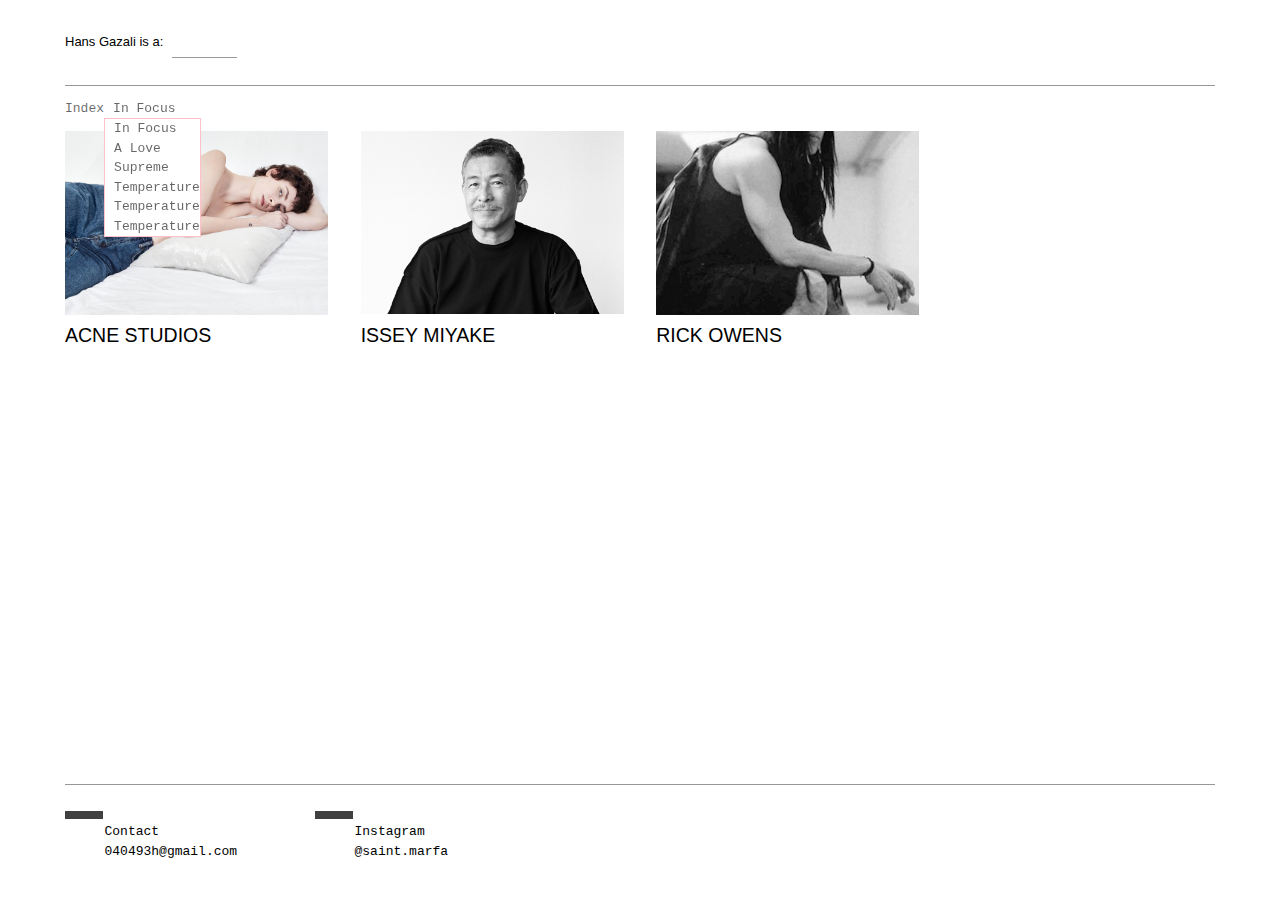
<file: in-focus.html>
<!DOCTYPE html>

<html class="h100">

<head>
    <meta charset="UTF-8">
    <meta name="viewport" content="width=device-width, initial-scale=1.0">
    <meta http-equiv="X-UA-Compatible" content="ie=edge">
    <link href="./css/style.css" rel="stylesheet">
    <title>Hanafi Ghazali</title>
</head>

<body class="flex h100">
    <header class="header">
        <div class="container">
            <div id="namebar" class="flex row">
                <div><span class="upper">Hans Gazali</span> is a&#x3a;</div>
                <div id="roles" class="flex row">
                    <div class="role"></div>
                    <div class="role"></div>
                    <div class="role"></div>
                </div>
            </div>
            <div class="breadcrumbs flex row">
                <div class="flex row">
                    <div class="drop-wrap flex row">
                        <div class="crumb"><a href="/">Index</a></div>
                        <div id="drop" class="dropdown check">
                            <div><a href="in-focus.html">In Focus</a></div>
                            <div><a href="alovesupreme.html">A Love Supreme</a></div>
                            <div><a href="temperature.html">Temperature</a></div>
                            <div><a href="temperature.html">Temperature</a></div>
                            <div><a href="temperature.html">Temperature</a></div>
                        </div>
                    </div>
                    <div class="crumb"><a href="in-focus.html">In Focus</a></div>
                </div>
            </div>
        </div>
    </header>
    <main class="canvas fl-grow">
        <div class="container h100">

            <h1 id=" indent-header" class="head-medium">In Focus</h1>
            <div class="grid archive">
                <a href="in-focus/acne-studios.html">
                    <div class="card">
                        <img class="test" src="images/acne-studios/acne-studios-thumbnail.jpg">
                        <h2 class="title">Acne Studios</h2>
                    </div>
                </a>
                <a href="in-focus/issey-miyake.html">
                    <div class="card">
                        <img class="test" src="images/issey-miyake/issey-miyake-portrait-thumbnail.jpg">
                        <h2 class="title">Issey Miyake</h2>
                    </div>
                </a>
                <a href="in-focus/rick-owens.html">
                    <div class="card">
                        <img class="test" src="images/rick-owens/rick-owens-thumbnail.jpg">
                        <h2 class="title">Rick Owens</h2>
                    </div>
                </a>
            </div>
        </div>
    </main>
    <footer>
        <div class="container">
            <div class="contact grid">
                <div class="flex row">
                    <div class="block grey"></div>
                    <div class="section">
                        <div>Contact</div>
                        <div>040493h@gmail.com</div>
                    </div>
                </div>
                <div class="flex row">
                    <div class="block grey"></div>
                    <div class="section">
                        <div>Instagram</div>
                        <div>
                            <a href="https://www.instagram.com/saint.marfa/" target="_blank">@saint.marfa
                            </a>
                        </div>
                    </div>
                </div>
            </div>
        </div>
    </footer>

    <script src="./js/script.js"></script>
</body>

</html>
</file>
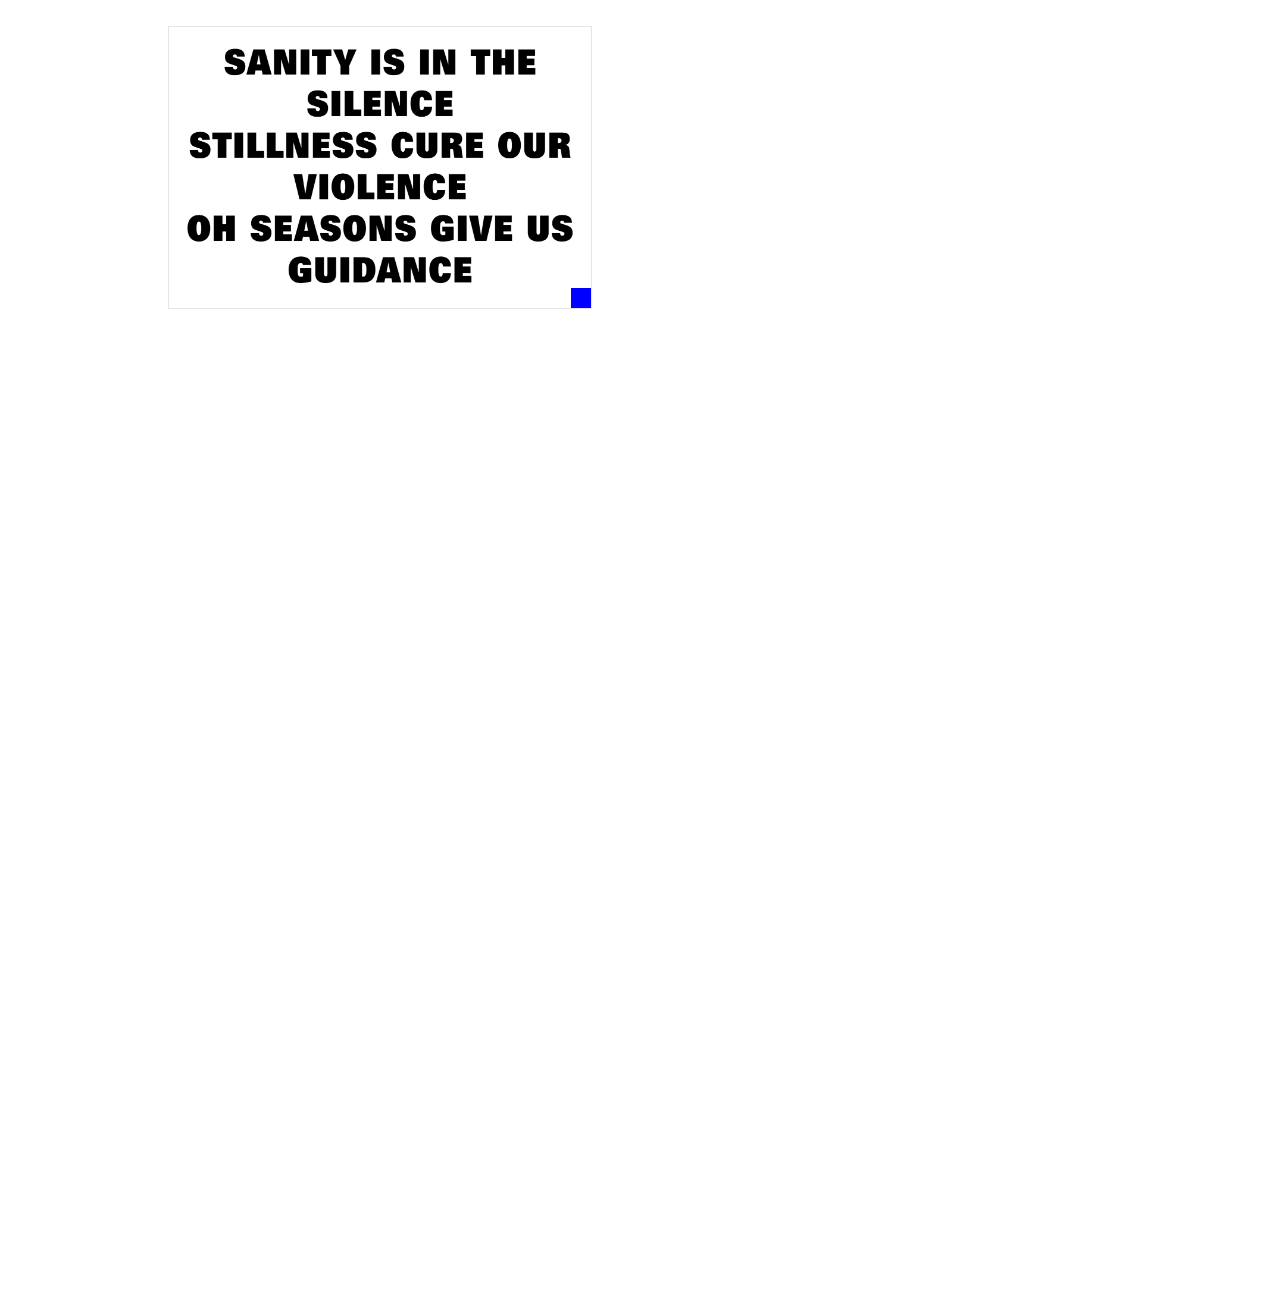
<file: test.html>
<!DOCTYPE html>
<html lang="en">

<head>
    <meta charset="UTF-8">
    <meta name="viewport" content="width=1, initial-scale=1.0">
    <meta http-equiv="X-UA-Compatible" content="ie=edge">
    <title>Document</title>
    <link rel="stylesheet" href="./css/style.css">
    <link rel="stylesheet" href="./css/compositions.css">
    <link rel="stylesheet" href="./css/test.css">
</head>

<body>
    <main class="">
        <div class="container">
            <div class="canvas template">
                <div id="c1" class="composition-container sortable resize">
                    <img src="images/compositions/1.png">
                    <div class="handle"></div>
                </div>
            </div>
        </div>
    
    </main>
    <script src="./js/vanilla-resize.js"></script>
</body>

</html>
</file>
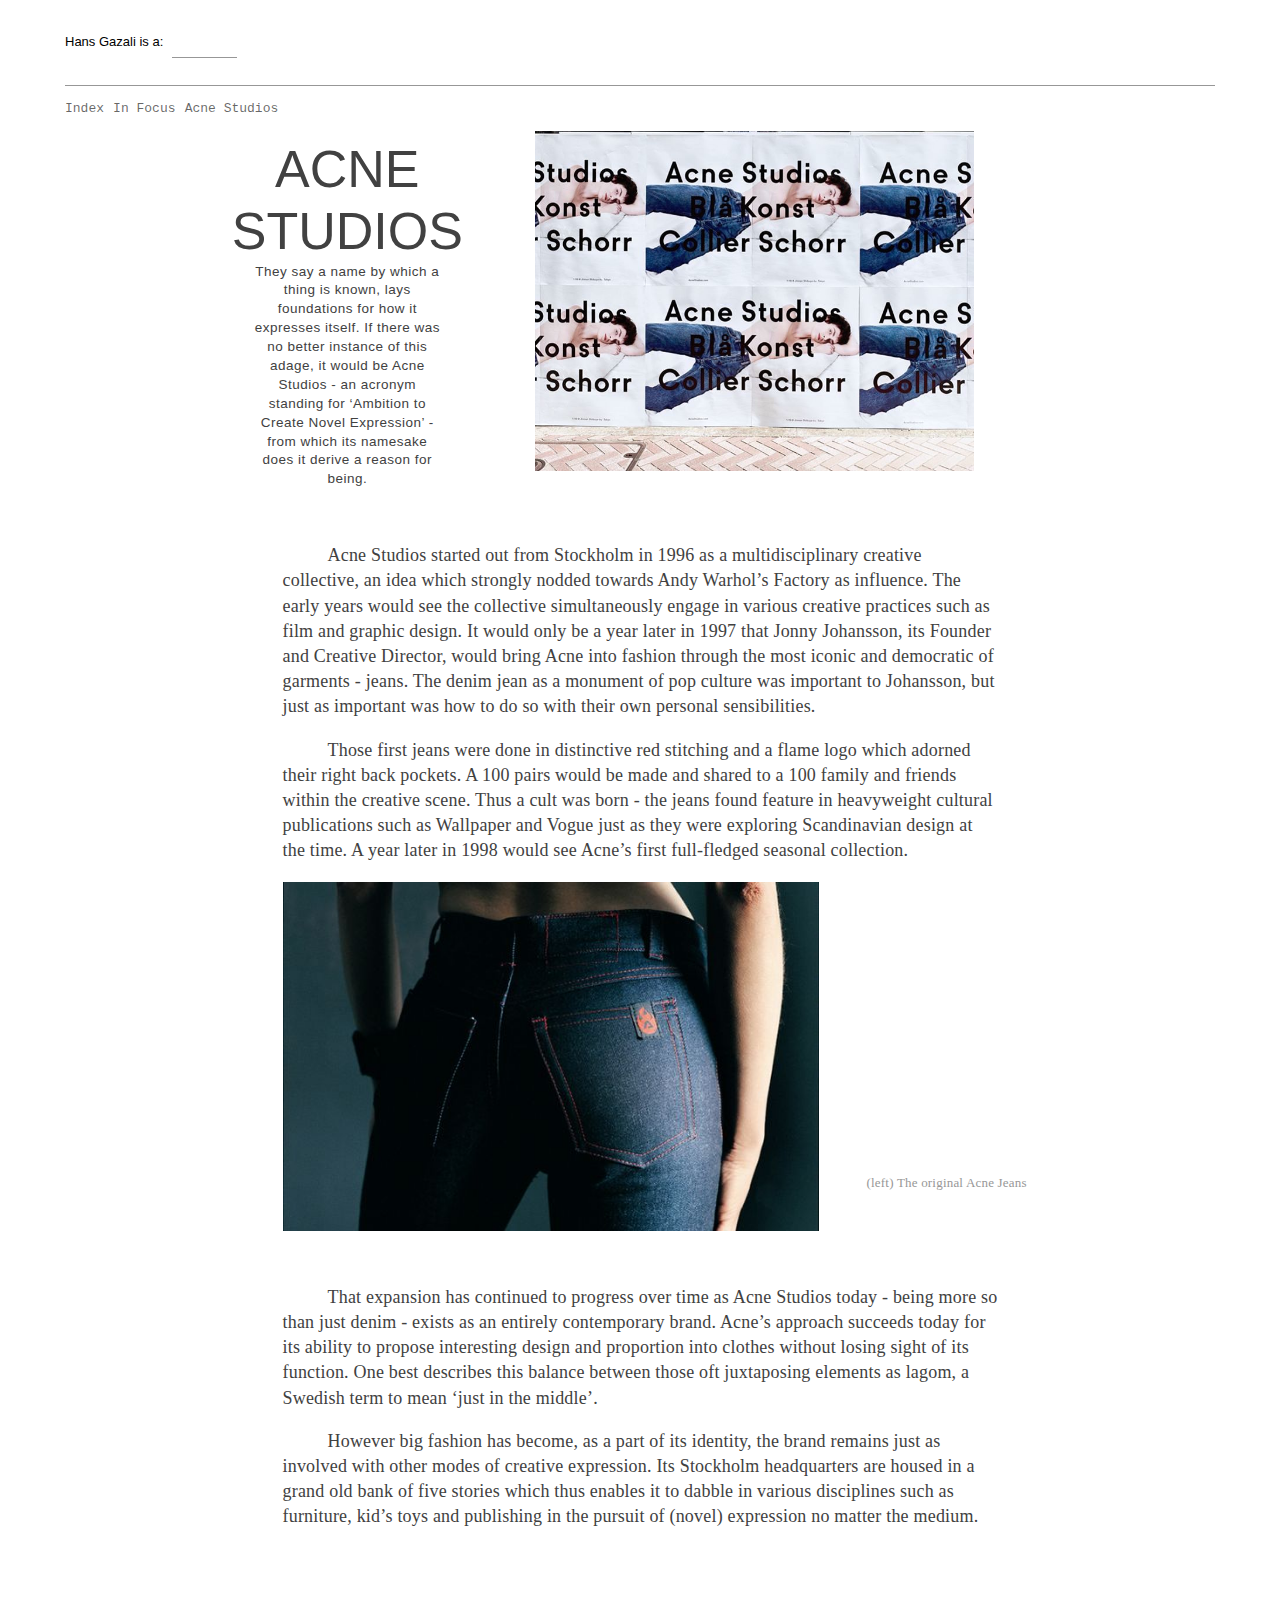
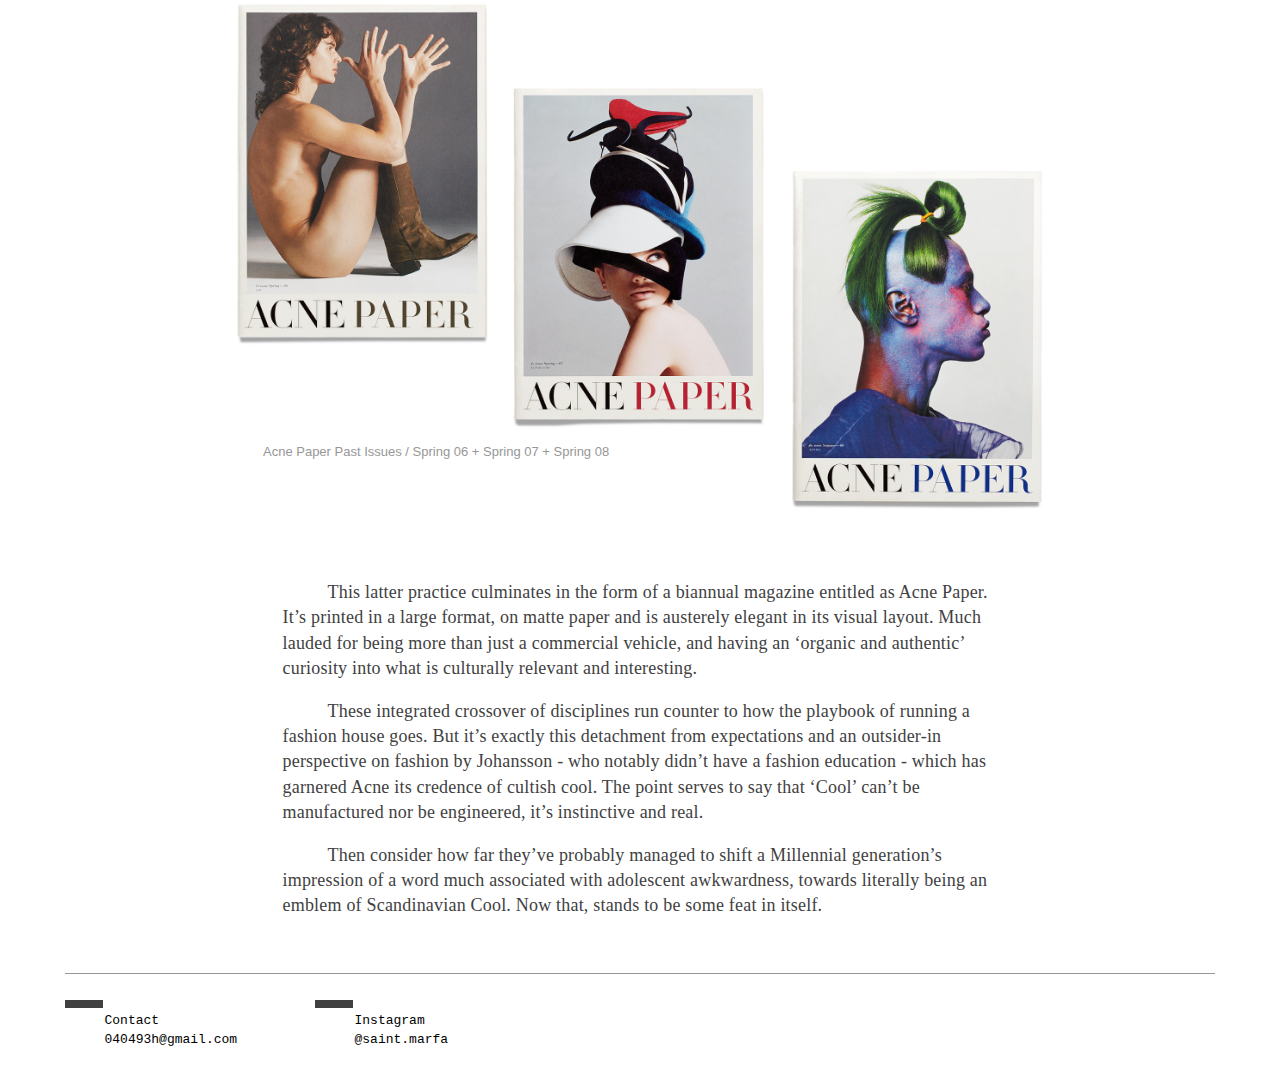
<file: in-focus/acne-studios.html>
<!DOCTYPE html>

    <html class="h100">

    <head>
        <link href="../css/style.css" rel="stylesheet">
    </head>

    <body class="flex h100">
        <header class="header">
            <div class="container">
                <div id="namebar" class="flex row separator">
                    <div><span class="upper">Hans Gazali</span> is a&#x3a;</div>
                    <div id="roles" class="flex row separator">
                        <div class="role"></div>
                        <div class="role"></div>
                        <div class="role"></div>
                    </div>
                </div>
                <div class="breadcrumbs flex row">
                    <div class="flex row">
                        <div class="drop-wrap flex row">
                            <div class="crumb"><a href="/">Index</a></div>
                            <div class="dropdown check">
                                <div><a href="in-focus.html">In Focus</a></div>
                                <div><a href="temperature.html">Temperature</a></div>
                            </div>
                        </div>
                        <div class="crumb"><a href="../in-focus.html">In Focus</a></div>
                        <div class="crumb">Acne Studios</div>
                    </div>
                </div>
            </div>
        </header>
        <main class="editorial">
            <div class="flex row flex-center center w75">
                <div class="w50 text-center">
                    <p class="head-s">Designer In Focus: </P>
                    <h1 class="head-s">Acne Studios</h1>

                    <p class="sub-s w50 center pt-2">They say a name by which a thing is known, lays foundations
                        for how it expresses itself. If there was no better instance of this adage, it would be Acne
                        Studios - an acronym standing for ‘Ambition to Create Novel Expression’ - from which its
                        namesake does it derive a reason for being.</p>
                </div>
                <div>
                    <img class="w75" src="../images/acne-studios/acne-konst-schorr-2.jpg">
                </div>
            </div>

            <div class="body-wrap copy-text">
                <p>Acne Studios started out from Stockholm in 1996 as a multidisciplinary creative collective, an
                    idea
                    which strongly nodded towards Andy Warhol’s Factory as influence. The early years would see the
                    collective simultaneously engage in various creative practices such as film and graphic design.
                    It
                    would only be a year later in 1997 that Jonny Johansson, its Founder and Creative Director,
                    would
                    bring Acne into fashion through the most iconic and democratic of garments - jeans. The denim
                    jean
                    as a monument of pop culture was important to Johansson, but just as important was how to do so
                    with
                    their own personal sensibilities.</p>
                <p>Those first jeans were done in distinctive red stitching and a flame logo which adorned their
                    right
                    back pockets. A 100 pairs would be made and shared to a 100 family and friends within the
                    creative
                    scene. Thus a cult was born - the jeans found feature in heavyweight cultural publications such
                    as
                    Wallpaper and Vogue just as they were exploring Scandinavian design at the time. A year later in
                    1998 would see Acne’s first full-fledged seasonal collection.</p>
                <div class="w75 pt-2">
                    <img src="../images/acne-studios/acne-jeans.jpg">
                    <p id="acne1" class="caption">(left) The original Acne Jeans</p>
                </div>
            </div>


            <div class="body-wrap copy-text">
                <p>That expansion has continued to progress over time as Acne Studios today - being more so than
                    just
                    denim - exists as an entirely contemporary brand. Acne’s approach succeeds today for its ability
                    to
                    propose interesting design and proportion into clothes without losing sight of its function. One
                    best describes this balance between those oft juxtaposing elements as lagom, a Swedish term to
                    mean
                    ‘just in the middle’.</p>
                <p>However big fashion has become, as a part of its identity, the brand remains just as involved
                    with
                    other modes of creative expression. Its Stockholm headquarters are housed in a grand old bank of
                    five stories which thus enables it to dabble in various disciplines such as furniture, kid’s
                    toys
                    and publishing in the pursuit of (novel) expression no matter the medium.</p>
                <!-- <div id="acne2">
                    <img src="../images/acne-studios/acnejr-cl-03.jpg">
                    <span class="caption">‘Chester’ A Kid’s Teddy Bear By ACNE JR</span>
                </div> -->
            </div>

            <div id="acne-group">
                <div class="flex row center">
                    <div id="acne-g1">
                        <img src="../images/acne-studios/acne-paper-2.jpg">
                    </div>
                    <div id="acne-g2">
                        <img src="../images/acne-studios/acne-paper-4.jpg">
                    </div>
                    <div id="acne-g3">
                        <img src="../images/acne-studios/acne-paper-6.jpg">
                    </div>
                    <span id="acne-gc" class="caption">Acne Paper Past Issues / Spring 06 + Spring 07 + Spring 08</span>
                </div>
            </div>


            <div class="body-wrap copy-text">
                <p>This latter practice culminates in the form of a biannual magazine entitled as Acne Paper. It’s
                    printed in a large format, on matte paper and is austerely elegant in its visual layout. Much
                    lauded
                    for being more than just a commercial vehicle, and having an ‘organic and authentic’ curiosity
                    into
                    what is culturally relevant and interesting.</p>
                <p>These integrated crossover of disciplines run counter to how the playbook of running a fashion
                    house
                    goes. But it’s exactly this detachment from expectations and an outsider-in perspective on
                    fashion
                    by Johansson - who notably didn’t have a fashion education - which has garnered Acne its
                    credence of
                    cultish cool. The point serves to say that ‘Cool’ can’t be manufactured nor be engineered, it’s
                    instinctive and real.</p>
                <p>Then consider how far they’ve probably managed to shift a Millennial generation’s impression of a
                    word much associated with adolescent awkwardness, towards literally being an emblem of
                    Scandinavian
                    Cool. Now that, stands to be some feat in itself.</p>
            </div>
        </main>
        <footer>
            <div class="container">
                <div class="contact grid">
                    <div class="flex row">
                        <div class="block grey"></div>
                        <div class="section">
                            <div>Contact</div>
                            <div>040493h@gmail.com</div>
                        </div>
                    </div>
                    <div class="flex row">
                        <div class="block grey"></div>
                        <div class="section">
                            <div>Instagram</div>
                            <div>
                                <a href="https://www.instagram.com/saint.marfa/" target="_blank">@saint.marfa
                                </a>
                            </div>
                        </div>
                    </div>
                </div>
            </div>
        </footer>
        <script src="../js/in-focus.js"></script>
        <script src="../js/script.js"></script>
    </body>

    </html>
</file>
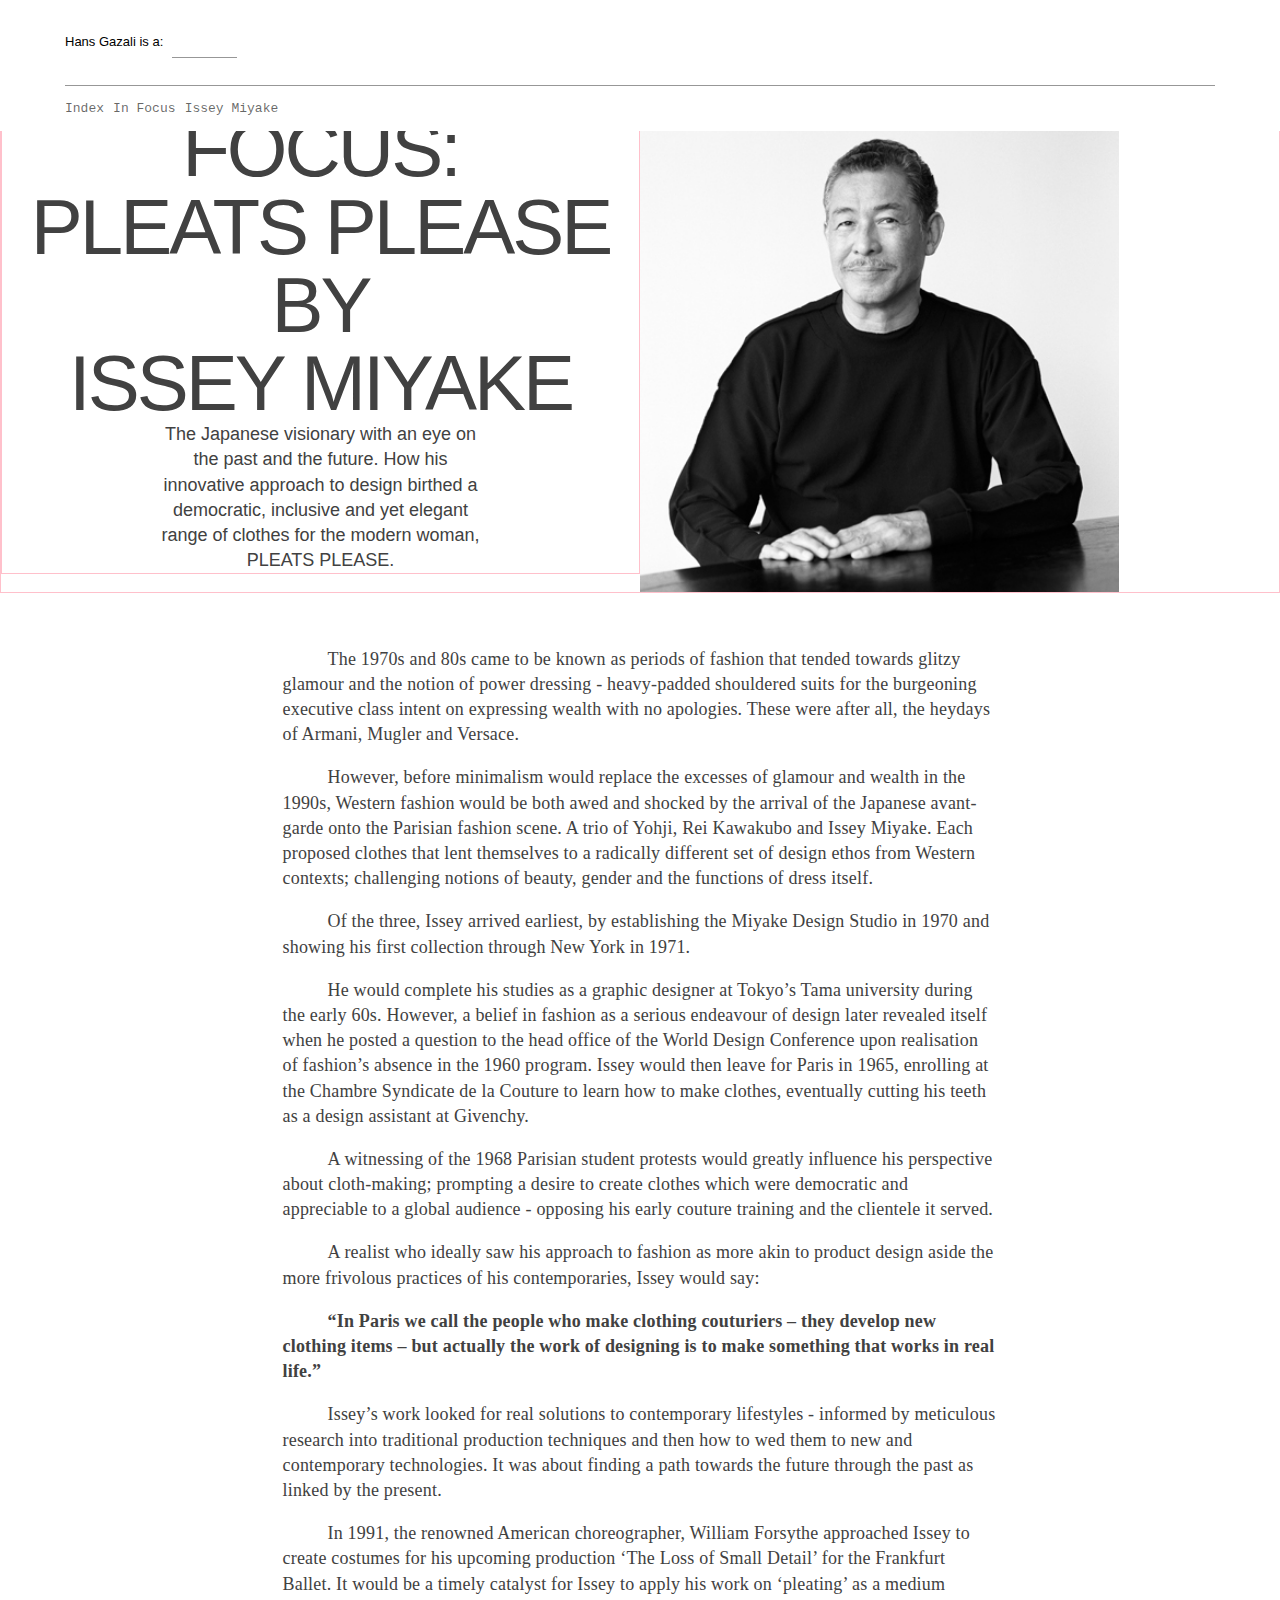
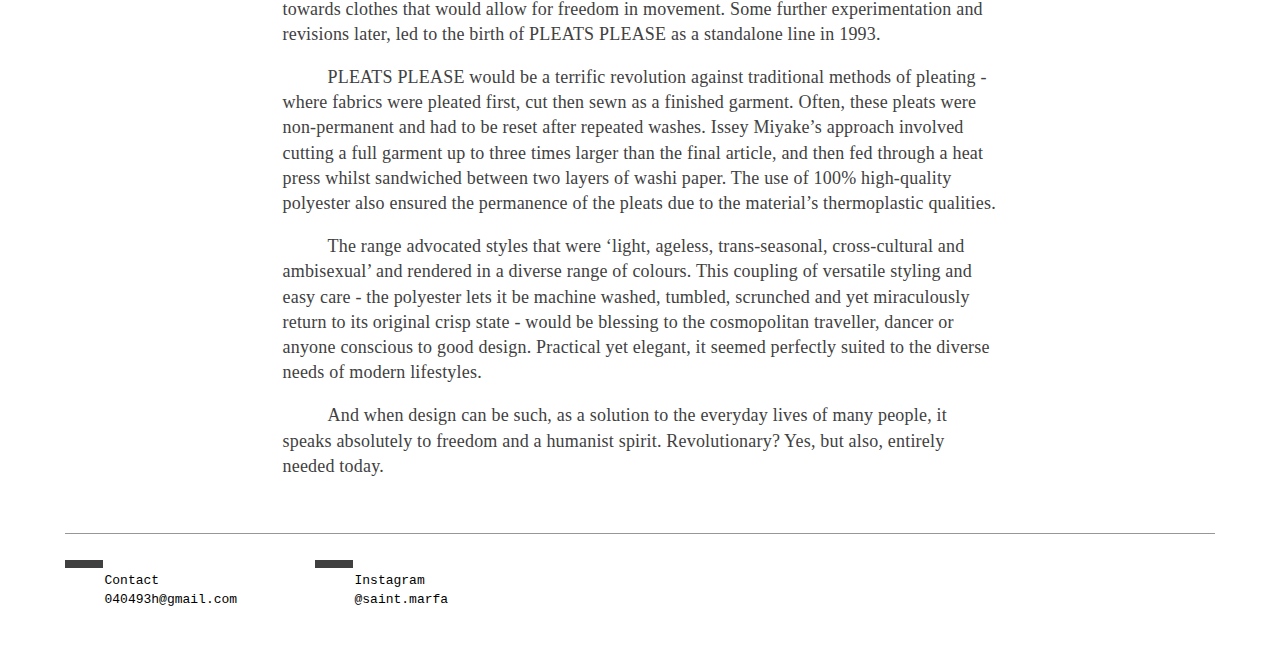
<file: in-focus/issey-miyake.html>
<!DOCTYPE html>

<html class="h100">

<head>
    <link href="../css/style.css" rel="stylesheet">
</head>

<body class="flex h100">
    <header class="header">
        <div class="container">
            <div id="namebar" class="flex row">
                <div><span class="upper">Hans Gazali</span> is a&#x3a;</div>
                <div id="roles" class="flex row">
                    <div class="role"></div>
                    <div class="role"></div>
                    <div class="role"></div>
                </div>
            </div>
            <div class="breadcrumbs flex row">
                <div class="flex row">
                    <div class="drop-wrap flex row">
                        <div class="crumb"><a href="/">Index</a></div>
                    </div>
                    <div class="drop-wrap flex row">
                        <div class="crumb"><a href="in-focus.html">In Focus</a></div>
                    </div>
                    <div class="drop-wrap flex row">
                        <div class="crumb">Issey Miyake</div>
                    </div>
                </div>
            </div>
        </div>
    </header>
    <main class="editorial">
        <div class="flex row flex-center check">
            <div class="w50 text-center check">
                <p class="head-medium">Designer In Focus: </P>
                <h1 class="head-medium"> Pleats Please by <br> Issey Miyake</h1>

                <p class="sub-small w50 center pt-2">The Japanese visionary with an eye on the past and the
                    future.
                    How
                    his innovative
                    approach to design birthed a democratic, inclusive and yet elegant range of clothes for the
                    modern
                    woman, PLEATS PLEASE.</p>
            </div>
            <div class="w50">
                <img class="w75" src="../images/issey-miyake/Issey-Miyake-Brigitte-Lacombe.jpg">
            </div>
        </div>
        <div class="body-wrap copy-text">
            <p>The 1970s and 80s came to be known as periods of fashion that tended towards glitzy
                glamour and the notion of power dressing - heavy-padded shouldered suits for the
                burgeoning executive class intent on expressing wealth with no apologies. These were
                after all, the heydays of Armani, Mugler and Versace.</p>

            <p>However, before minimalism would replace the excesses of glamour and wealth in
                the 1990s, Western fashion would be both awed and shocked by the arrival of the
                Japanese avant-garde onto the Parisian fashion scene. A trio of Yohji, Rei Kawakubo
                and Issey Miyake. Each proposed clothes that lent themselves to a radically different
                set of design ethos from Western contexts; challenging notions of beauty, gender and
                the functions of dress itself.</p>

            <p>Of the three, Issey arrived earliest, by establishing the Miyake Design Studio in 1970
                and showing his first collection through New York in 1971.</p>
            <p>He would complete his studies as a graphic designer at Tokyo’s Tama university
                during the early 60s. However, a belief in fashion as a serious endeavour of design
                later revealed itself when he posted a question to the head office of the World Design
                Conference upon realisation of fashion’s absence in the 1960 program. Issey would
                then leave for Paris in 1965, enrolling at the Chambre Syndicate de la Couture to learn
                how to make clothes, eventually cutting his teeth as a design assistant at Givenchy.</p>
            <p>A witnessing of the 1968 Parisian student protests would greatly influence his
                perspective about cloth-making; prompting a desire to create clothes which were
                democratic and appreciable to a global audience - opposing his early couture training
                and the clientele it served.</p>

            <!-- <img>  -->

            <p>A realist who ideally saw his approach to fashion as more akin to product design aside the more
                frivolous practices of
                his contemporaries, Issey would say:</p>
            <p class="blockquote">“In Paris we call the people who make clothing couturiers – they develop new
                clothing items – but actually the work of
                designing is to make something that works in real life.”</p>
            <p>Issey’s work looked for real solutions to contemporary lifestyles - informed by meticulous
                research
                into traditional
                production techniques and then how to wed them to new and contemporary technologies. It was
                about
                finding a path towards
                the future through the past as linked by the present.</p>
            <p>In 1991, the renowned American choreographer, William Forsythe approached Issey to create
                costumes
                for his upcoming
                production ‘The Loss of Small Detail’ for the Frankfurt Ballet. It would be a timely catalyst
                for
                Issey to apply his
                work on ‘pleating’ as a medium towards clothes that would allow for freedom in movement. Some
                further experimentation
                and revisions later, led to the birth of PLEATS PLEASE as a standalone line in 1993.</p>

            <!-- <img>  -->
            <!-- <img>  -->

            <p>PLEATS PLEASE would be a terrific revolution against traditional methods of pleating - where
                fabrics
                were pleated first,
                cut then sewn as a finished garment. Often, these pleats were non-permanent and had to be reset
                after repeated washes.
                Issey Miyake’s approach involved cutting a full garment up to three times larger than the final
                article, and then fed
                through a heat press whilst sandwiched between two layers of washi paper. The use of 100%
                high-quality polyester also
                ensured the permanence of the pleats due to the material’s thermoplastic qualities.</p>
            <p>The range advocated styles that were ‘light, ageless, trans-seasonal, cross-cultural and
                ambisexual’
                and rendered in a
                diverse range of colours. This coupling of versatile styling and easy care - the polyester lets
                it
                be machine washed,
                tumbled, scrunched and yet miraculously return to its original crisp state - would be blessing
                to
                the cosmopolitan
                traveller, dancer or anyone conscious to good design. Practical yet elegant, it seemed perfectly
                suited to the diverse
                needs of modern lifestyles.</p>

            <!-- <img>  -->

            <p>And when design can be such, as a solution to the everyday lives of many people, it speaks
                absolutely
                to freedom and a
                humanist spirit. Revolutionary? Yes, but also, entirely needed today.</p>
        </div>
    </main>

    <footer>
        <div class="container">
            <div class="contact grid">
                <div class="flex row">
                    <div class="block grey"></div>
                    <div class="section">
                        <div>Contact</div>
                        <div>040493h@gmail.com</div>
                    </div>
                </div>
                <div class="flex row">
                    <div class="block grey"></div>
                    <div class="section">
                        <div>Instagram</div>
                        <div>
                            <a href="https://www.instagram.com/saint.marfa/" target="_blank">@saint.marfa
                            </a>
                        </div>
                    </div>
                </div>
            </div>
        </div>
    </footer>
    <script src="../js/in-focus.js"></script>
    <script src="../js/script.js"></script>
</body>

</html>
</file>
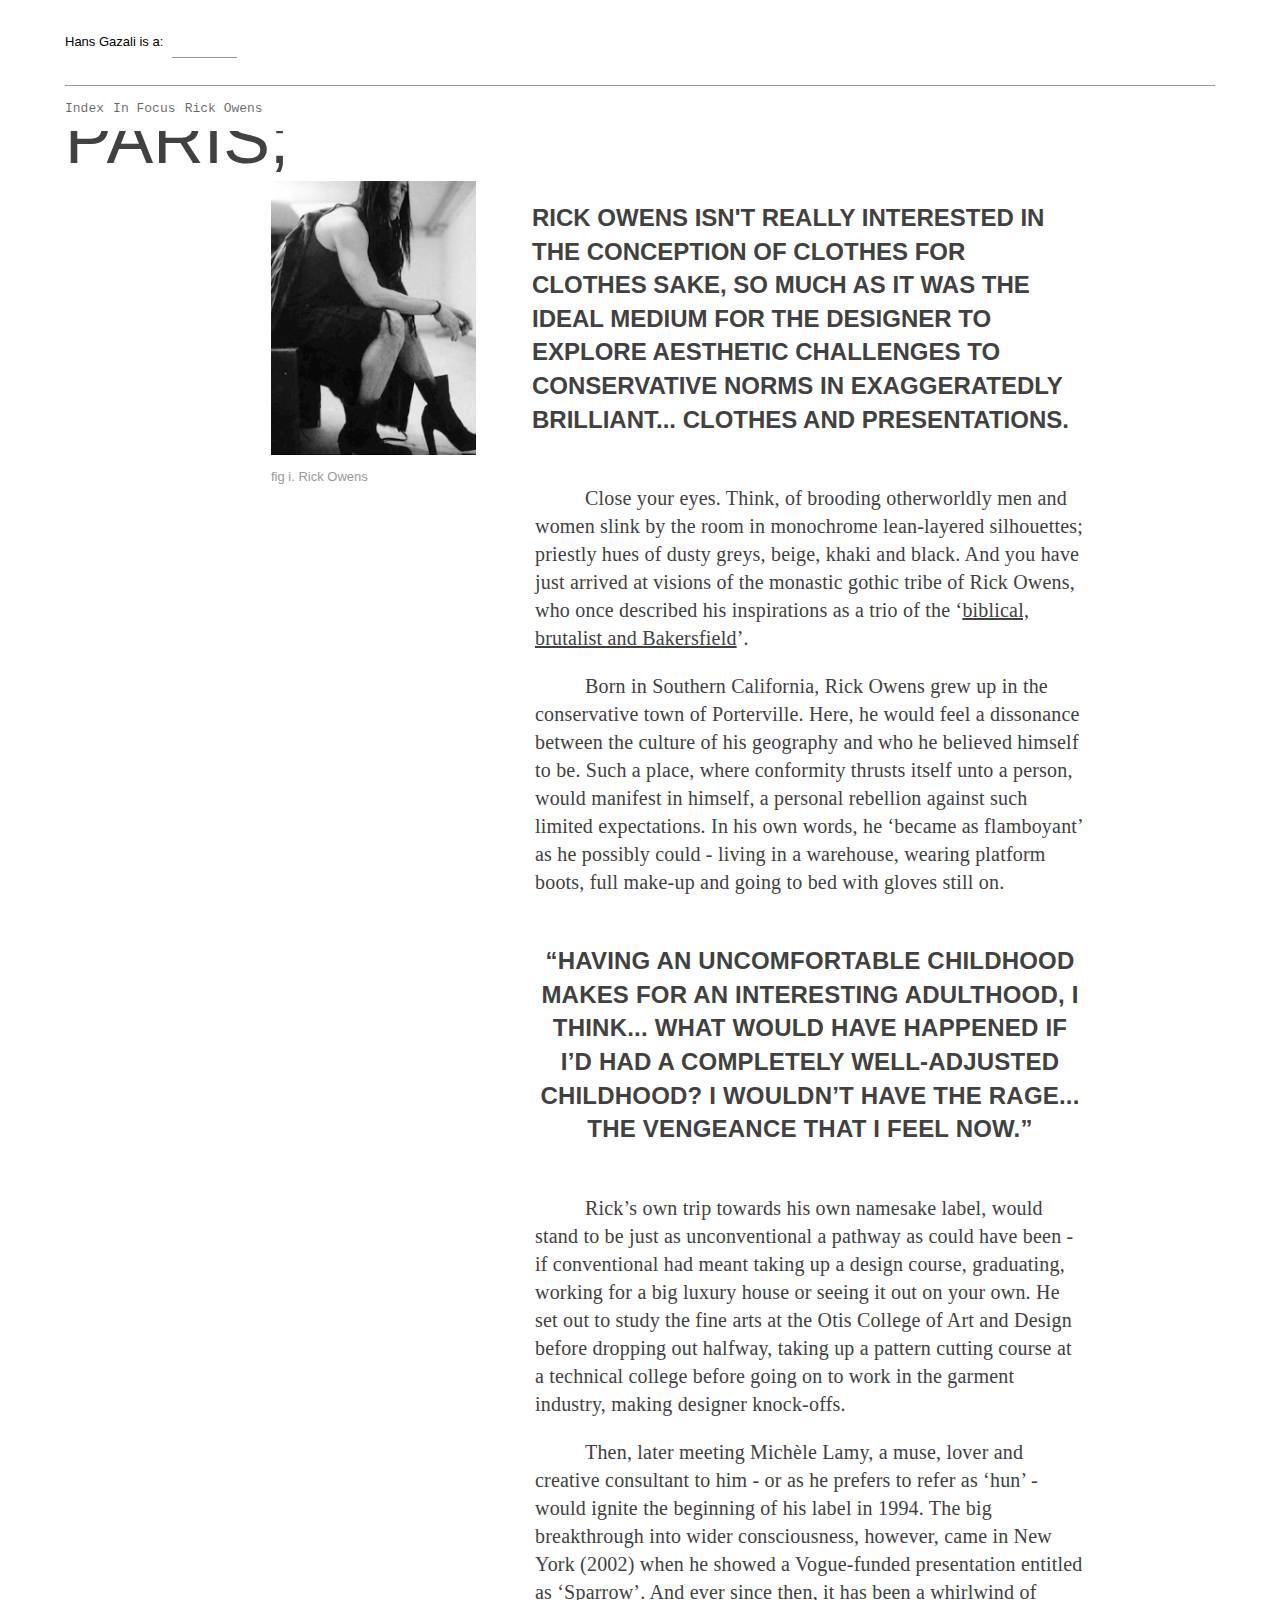
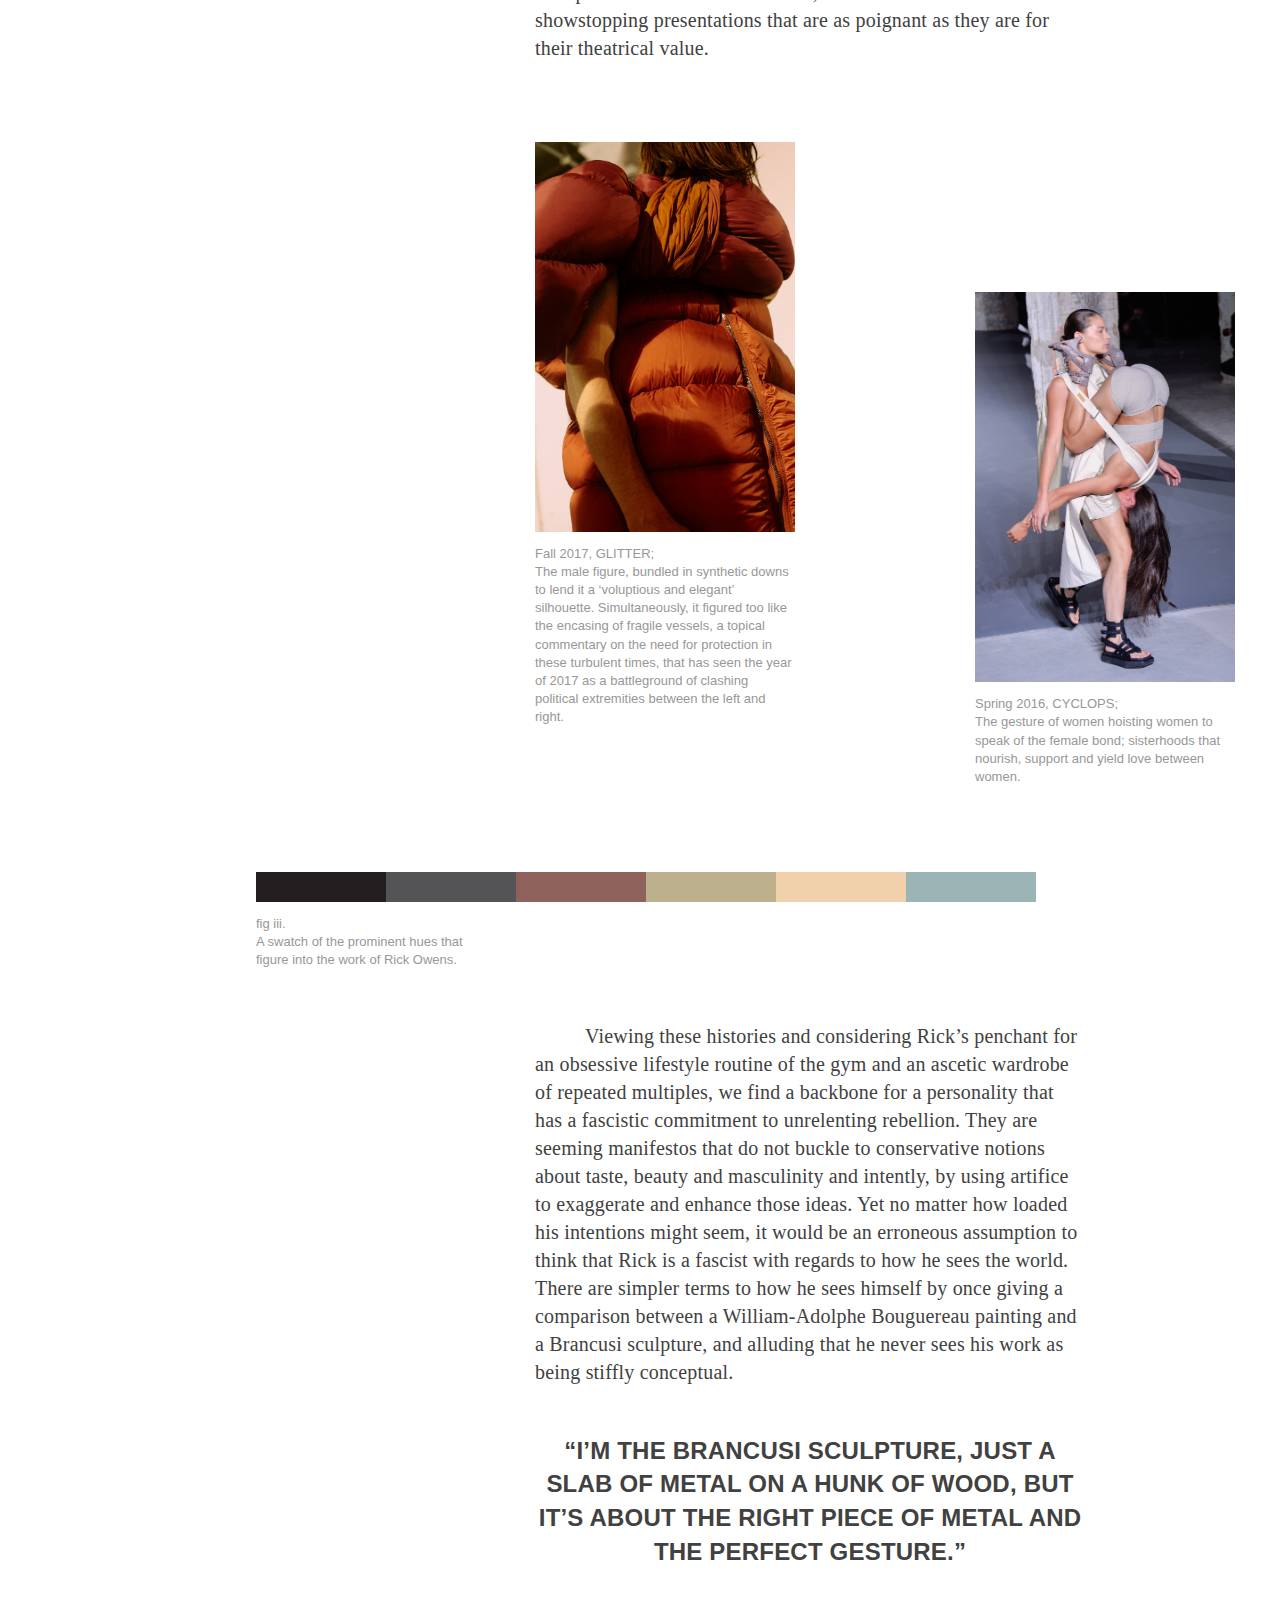
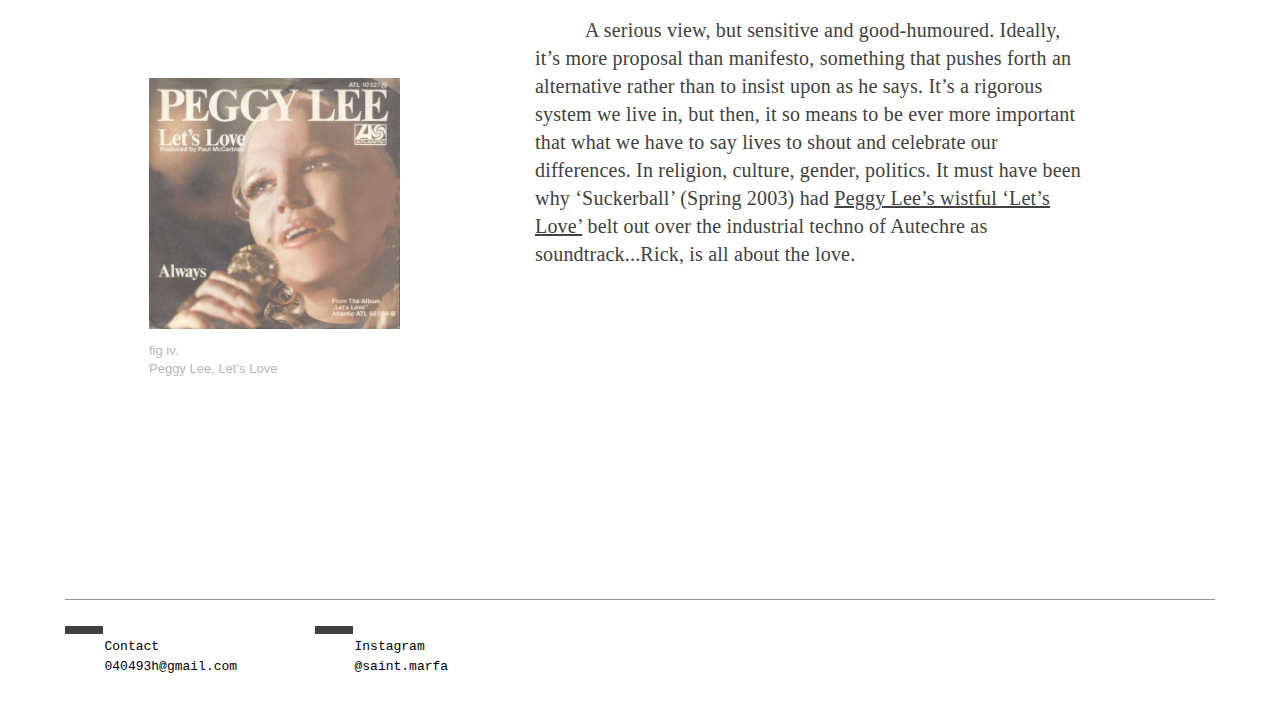
<file: in-focus/rick-owens.html>
<!DOCTYPE html>

<html class="h100">

<head>
    <link href="../css/style.css" rel="stylesheet">
</head>

<body class="flex h100">
    <header class="header">
        <div class="container">
            <div id="namebar" class="flex row">
                <div><span class="upper">Hans Gazali</span> is a&#x3a;</div>
                <div id="roles" class="flex row">
                    <div class="role"></div>
                    <div class="role"></div>
                    <div class="role"></div>
                </div>
            </div>
            <div class="breadcrumbs flex row">
                <div class="flex row">
                    <div class="drop-wrap flex row">
                        <div class="crumb"><a href="/">Index</a></div>
                        <div class="dropdown check">
                            <div><a href="../in-focus.html">In Focus</a></div>
                            <div><a href="temperature.html">Temperature</a></div>
                        </div>
                    </div>
                    <div class="drop-wrap flex row">
                        <div class="crumb"><a href="../in-focus.html">In Focus</a></div>
                    </div>

                    <div class="crumb">Rick Owens</div>

                </div>
            </div>
        </div>
    </header>
    <main id="rick-owens" class="editorial">
        <div class="container">

            <p class="head-s" id="ro-head">The American in Paris;</P>
            <!-- <h1 class="head-s">Rick Owens</h1> -->

            <div class="flex row pt-2">
                <div id="ro-prof">
                    <img src="../images/rick-owens/rick-owens.jpg">
                    <div>
                        <span class="caption ro-cap-1">fig i. Rick Owens</span>
                    </div>
                </div>

                <div>
                    <p id="ro-sub" class="sub-small times">Rick Owens isn't really interested in the conception of
                        clothes for clothes sake, so much as it was the ideal medium for the designer to explore
                        aesthetic challenges to conservative norms in exaggeratedly brilliant... clothes and
                        presentations.
                    </p>
                </div>
            </div>

        </div>
        <div class="body-wrap copy-text drag-y ro-wrap">
            <p>
                Close your eyes. Think, of brooding otherworldly men and women slink by the room in monochrome
                lean-layered silhouettes; priestly hues of dusty greys, beige, khaki and black. And you have just
                arrived at visions of the monastic gothic tribe of Rick Owens, who once described his inspirations as a
                trio of the ‘<span id="ro-bbb" class="underline">biblical, brutalist and Bakersfield</span>’.
            </p>
            <div id="ro-baker" class="ghost">
                <img src="../images/rick-owens/ro-b2.jpg">
                <img src="../images/rick-owens/ro-b3.jpg">
                <img src="../images/rick-owens/bakersfield.jpg">
                <div>
                    <span class="caption ro-cap-1">fig ii. Bakersfield, California</span>
                </div>
            </div>
            <p>Born in Southern California, Rick Owens grew up in the conservative town of Porterville. Here, he
                would
                feel a dissonance between the culture of his geography and who he believed himself to be. Such a
                place,
                where conformity thrusts itself unto a person, would manifest in himself, a personal rebellion
                against
                such limited expectations. In his own words, he ‘became as flamboyant’ as he possibly could -
                living in
                a warehouse, wearing platform boots, full make-up and going to bed with gloves still on.</p>
            <p class="ro-bq">“Having an uncomfortable childhood makes for an interesting adulthood, I think... What
                would have happened if I’d had a completely well-adjusted childhood? I wouldn’t have the
                rage... the vengeance that I feel now.”</p>
            <p>Rick’s own trip towards his own namesake label, would stand to be just as unconventional a
                pathway as
                could have been - if conventional had meant taking up a design course, graduating, working for a
                big
                luxury house or seeing it out on your own. He set out to study the fine arts at the Otis College
                of Art
                and Design before dropping out halfway, taking up a pattern cutting course at a technical
                college before
                going on to work in the garment industry, making designer knock-offs.</p>
            <p>Then, later meeting Michèle Lamy, a muse, lover and creative consultant to him - or as he prefers
                to
                refer as ‘hun’ - would ignite the beginning of his label in 1994. The big breakthrough into
                wider
                consciousness, however, came in New York (2002) when he showed a Vogue-funded presentation
                entitled as
                ‘Sparrow’. And ever since then, it has been a whirlwind of showstopping presentations that are
                as
                poignant as they are for their theatrical value.</p>
        </div>
        <div id="ro-runway" class="flex row ro-wrap">
            <div id="ro-glitter">
                <img class src="../images/rick-owens/fw17-glitter.jpg">
                <div>
                    <span class="caption ro-cap-1">Fall 2017, GLITTER;<br>The male figure, bundled in
                        synthetic
                        downs to lend it a
                        ‘voluptious and
                        elegant’
                        silhouette. Simultaneously, it figured too like the encasing of fragile vessels, a topical
                        commentary on the need for protection in these turbulent times, that has seen the year of 2017
                        as a
                        battleground of clashing political extremities between the left and right.</span>
                </div>
            </div>
            <div id="ro-cyclops">
                <img class src="../images/rick-owens/ss16-cyclops.jpeg">
                <div>
                    <span class="caption ro-cap-1">Spring 2016, CYCLOPS;<br>The gesture of women hoisting women to speak
                        of the female bond; sisterhoods that nourish, support and yield love between women.</span>
                </div>
            </div>

        </div>

        <div id="ro-swatch">
            <div id="swatch-grid">
                <div id="ro-s1" class="swatch"></div>
                <div id="ro-s2" class="swatch"></div>
                <div id="ro-s3" class="swatch"></div>
                <div id="ro-s4" class="swatch"></div>
                <div id="ro-s5" class="swatch"></div>
                <div id="ro-s6" class="swatch"></div>
            </div>
            <div>
                <span class="caption ro-cap-1 sw-cap">fig iii.<br>A swatch of the prominent hues that figure into
                    the
                    work of Rick
                    Owens.</span>
            </div>
        </div>

        <div class="body-wrap copy-text drag-y ro-wrap">
            <p>Viewing these histories and considering Rick’s penchant for an obsessive lifestyle routine of the
                gym and
                an ascetic wardrobe of repeated multiples, we find a backbone for a personality that has a
                fascistic
                commitment to unrelenting rebellion. They are seeming manifestos that do not buckle to
                conservative
                notions about taste, beauty and masculinity and intently, by using artifice to exaggerate and
                enhance
                those ideas. Yet no matter how loaded his intentions might seem, it would be an erroneous
                assumption to
                think that Rick is a fascist with regards to how he sees the world. There are simpler terms to
                how he
                sees himself by once giving a comparison between a William-Adolphe Bouguereau painting and a
                Brancusi
                sculpture, and alluding that he never sees his work as being stiffly conceptual.</p>
            <p class="ro-bq">“I’m the Brancusi sculpture, just a slab of metal on a hunk of wood, but it’s about the
                right
                piece of
                metal and the perfect gesture.”</p>
            <p>A serious view, but sensitive and good-humoured. Ideally, it’s more proposal than manifesto,
                something
                that pushes forth an alternative rather than to insist upon as he says. It’s a rigorous system
                we live
                in, but then, it so means to be ever more important that what we have to say lives to shout and
                celebrate our differences. In religion, culture, gender, politics. It must have been why
                ‘Suckerball’
                (Spring 2003) had <span id="hl-peggy" class="underline">Peggy Lee’s wistful ‘Let’s Love’</span> belt out
                over the
                industrial techno of
                Autechre as
                soundtrack...Rick, is all about the love.
            </p>

            <div id="ro-peggy" class="ghost">
                <img src="../images/rick-owens/peggy-lee-lets-love.jpg">
                <div>
                    <span class="caption ro-cap-1 sw-cap">fig iv.<br>Peggy Lee, Let’s Love</span>
                </div>
            </div>
        </div>

    </main>

    <footer>
        <div class="container">
            <div class="contact grid">
                <div class="flex row">
                    <div class="block grey"></div>
                    <div class="section">
                        <div>Contact</div>
                        <div>040493h@gmail.com</div>
                    </div>
                </div>
                <div class="flex row">
                    <div class="block grey"></div>
                    <div class="section">
                        <div>Instagram</div>
                        <div>
                            <a href="https://www.instagram.com/saint.marfa/" target="_blank">@saint.marfa
                            </a>
                        </div>
                    </div>
                </div>
            </div>
        </div>
    </footer>

    <script src="../js/in-focus.js"></script>
    <script src="../js/script.js"></script>
</body>

</html>
</file>
<file: css/style.css>
/***********************************************************************
*
*   GLOBAL STYLES FOR ALL PAGES
*
***********************************************************************/

html {
    min-height: 100%;
    font-size: 13px;
    font-family: Helvetica, Arial, sans-serif;
    line-height: 1.5;
}

* {
    box-sizing: border-box;
    margin: 0;
    position: relative;
}


a {
    text-decoration: none;
    color: inherit;
}

/* a:visited {} */

.check {
    border: 1px solid pink;
}

.debug {
    border: 1px solid red;

}

.ui-resizable-handle.ui-resizable-se.ui-icon.ui-icon-gripsmall-diagonal-se {
    opacity: 0;
}

.ui-resizable-e {
    width: 50px;
    right: -5px;
}

/***********************************************************************
*
*   LAYOUT
*
***********************************************************************/

.flex {
    display: flex;
    flex-direction: column;

}

.flex-center {
    align-items: center;
    justify-content: center;
}

.fl-grow {
    flex-grow: 1;
    min-height: 600px;
}

.row {
    flex-direction: row;
}

.grid {
    display: grid;
}

.container {
    padding: 0 5rem;
}

.body-wrap {
    width: 715px;
    margin: 3em auto;
    /* might want some padding */
}

.w50 {
    width: 50%;
}

.w75 {
    width: 75%;
}

.w100 {
    width: 100%
}

.vh100 {
    height: 100vh;
}

.h100 {
    height: 100%;
}

/***********************************************************************
*
*   TYPOGRAPHY
*
***********************************************************************/


.arial {
    font-family: Helvetica, Arial, sans-serif;
}

.times {
    font-family: "Times New Roman";
}

.editorial {
    color: rgb(65, 65, 65);
    font-size: 18px;
    line-height: 1.4;
    padding-top: 1rem;
}

.head-xlarge {
    font-size: 12rem;
    letter-spacing: -5px;
    line-height: 1;
    font-weight: 400;
    text-transform: uppercase;
}

.head-large {
    font-size: 8rem;
    letter-spacing: -4px;
    line-height: 1;
    font-weight: 400;
    text-transform: uppercase;
}

.head-medium {
    font-size: 6rem;
    letter-spacing: -3px;
    line-height: 1;
    font-weight: 400;
    text-transform: uppercase;
}

.head-s {
    font-size: 4rem;
    line-height: 1.2;
    font-weight: 400;
    text-transform: uppercase;
}

.sub-s {
    font-size: .75em;
    letter-spacing: 0.5px;
    line-height: 1.4;
    font-weight: 400;
    /* text-transform: uppercase;*/
}

.copy-text p {
    font-family: Times New Roman;
    text-indent: 2.5em;
    letter-spacing: 0.2px;
    margin-bottom: 1em;
}

.blockquote {
    font-weight: 700;
}

.text-center {
    text-align: center;
}

.center {
    margin: 0 auto;
}

.underline {
    text-decoration: underline;
}

.ghost {
    opacity: 0.7;
}

/* .highlight {
    opacity: 1;
} */


/***********************************************************************
*
*   IMAGES
*
***********************************************************************/

img {
    display: block;
    width: 100%;
}

.w25 {
    width: 25%;
}

.caption {
    position: absolute;
    font-size: 13px;
    color: rgb(151, 151, 151);
}

#acne1 {
    right: -16rem;
    bottom: 2rem;
}

#acne2 {
    width: 25rem;
    position: absolute;
    right: -60%;
    top: 0;
}

#acne2 .caption {
    padding-top: 1rem;
}

#acne-group {
    width: 100%;
    padding: 0 auto;
}

#acne-group>div {
    width: 65%;
}

#acne-g1 {
    padding-bottom: 20%;
}

#acne-g2 {
    margin: auto
}

#acne-g3 {
    padding-top: 20%;
}

#acne-gc {
    bottom: 5rem;
    left: 3rem;
}



/***********************************************************************
*
*   SPECIAL ADJUSTMENTS
*
***********************************************************************/

#indent-header {
    position: relative;
    left: -6px;
}

/***********************************************************************
*
*   HEADER
*
***********************************************************************/

.header {
    background: white;
    position: fixed;
    line-height: 2.5rem;
    width: 100%;
    z-index: 10;
}


#namebar {
    padding: 2rem 0 2rem;
    user-select: none;
    border-bottom: 1px solid rgb(151, 151, 151);
}

#roles {
    font-family: 'Courier New';
    margin-left: .7rem;
    height: 2.4rem;
    min-width: 5rem;
    border-bottom: 1px solid rgb(151, 151, 151);
    cursor: pointer;
    top: 1px;
    font-size: 15px;
}

.role:not(:first-child),
.drop-wrap:not(:first-child),
.crumb:not(:first-child),
.crumb:not(:last-child)::after,
#index-pg::after {
    padding-left: .7rem;
}

.breadcrumbs {
    line-height: 1.5rem;
    padding-top: 1rem;
    padding-bottom: 1rem;
    font-family: 'Courier New';
    user-select: none;
}

.breadcrumbs {
    color: rgba(0, 0, 0, .6);
}

.crumb:hover {
    color: rgba(0, 0, 0, 1);
    text-decoration: underline;
}

.arrow {
    font-size: .7em;
    padding-left: .7rem;
}

.dropdown {
    display: none;
    padding-left: .7rem;
    position: absolute;
    left: 100%;
    top: 100%;
}

.dropdown,
.dropdown * {
    background: white;
}

.drop-link {
    line-height: 2;
}

#drop {
    display: block;
}

/***********************************************************************
*
*   INDEX
*
***********************************************************************/

.canvas {
    /* padding-top: 1rem;
    padding-bottom: 2rem; */
    height: 100%;
    position: relative;
    z-index: 0;
}


.project {
    position: absolute;
    height: 225px;
    width: 300px;
}

.project a {
    text-decoration: none;
}

.project-name {
    display: none;
    color: white;
    font-size: 17px;
    opacity: .9;
}

.project:hover .project-name {
    display: block;
}

.project:hover {
    cursor: move;
}

/***********************************************************************
*
*   IN FOCUS
*
***********************************************************************/

.archive {
    padding-top: 2rem;
    padding-bottom: 2rem;
    grid-template-columns: repeat(4, 1fr);
    gap: 0 2.5rem;

}

.title {
    margin-top: .5rem;
    font-size: 1.5rem;
    text-transform: uppercase;
    font-weight: 400;
}


.card {
    width: 100%;
}

.test {
    width: 100%;
}

.testing {
    width: 715px;

}

/***********************************************************************
*
*   RICK OWENS
*
***********************************************************************/

#rick-owens {
    font-size: 20px;
    /* font-family: Helvetica, Arial, sans-serif; */
}

#ro-head {
    left: 0px;
    font-size: 70px;
    width: 700px;
    /* margin-bottom: 1em; */
}

#ro-sub {
    width: 760px;
    font-size: 31.5px;
    font-weight: 700;
    left: 262px;
    top: 24px;
    text-transform: uppercase;
    font-family: Helvetica, Arial, sans-serif;
    margin-bottom: 2em;
    line-height: 1.4;
    font-size: 24px;
    font-family: Helvetica, Arial, sans-serif;
    text-transform: uppercase;
    font-weight: 700;
    width: 550px;
    top: 20px;
}

#ro-prof {
    width: 205px;
    left: 206px;
}

#ro-baker {
    width: 280px;
    position: absolute;
    top: 188px;
    left: 822px;
}

#ro-runway {
    height: 750px;
}

#ro-glitter {
    width: 260px;
    left: 0;
    top: 20px;
}

#ro-cyclops {
    width: 260px;
    left: 180px;
    top: 170px;
}

#ro-swatch {
    width: 60%;
    margin: 0 auto;

}

#swatch-grid {
    display: grid;
    grid-template-columns: repeat(6, 130px);
    grid-template-rows: 30px;
    /* grid-template-rows: repeat(6,30px); */
    /* grid-template-columns: 130px; */
}

#ro-s1 {
    background: #231f20;
}

#ro-s2 {
    background: #545456;
}

#ro-s3 {
    background: #8f615b;
}

#ro-s4 {
    background: #bcb08d;
}

#ro-s5 {
    background: #f1d0ac;
}

#ro-s6 {
    background: #9bb5b6;
}

#ro-swatch {
    margin: 0 auto;
    padding-bottom: 100px;
}

#ro-peggy {
    width: 251px;
    right: 386px;
    bottom: 210px;
}

#ro-peggy,
#ro-baker {
    transition-property: opacity;
    transition-duration: .2s;
}

#ro-peggy:hover,
#ro-baker:hover {
    opacity: 1;
}

.swatch {
    background: red;
}

.copy-text .ro-bq {
    font-weight: 700;
    margin: 2em 0;
    /* padding-bottom: 1em; */
    font-family: Helvetica, Arial, sans-serif;
    text-transform: uppercase;
    width: 550px;
    text-align: center;
    text-indent: 0;
    font-size: 24px;
}

.ro-wrap {
    margin-right: 0px;
    margin-left: 535px;
    width: 550px;
    margin-top: 1em;
}

.ro-cap-1 {
    margin-top: 1rem;
}

.sw-cap {
    /* text-align: right; */
    /* right: 0; */
    width: 210px;
}

/***********************************************************************
*
*   FOOTER
*
***********************************************************************/

.contact {
    font-family: 'Courier New',
        Courier,
        monospace;
    padding-top: 2rem;
    padding-bottom: 3rem;
    grid-template-columns: repeat(2, 250px);
    grid-template-rows: 50px;
    border-top: 1px solid rgb(151, 151, 151);

}


.section {
    position: relative;
    top: 11px;
    left: -5px;
}

.block {
    height: 8px;
    width: 38px;
    margin-right: .5rem;
}

/***********************************************************************
*
*   COLORS
*
***********************************************************************/

.red {
    background: #E01604;
}

.blue {
    background: #1139d8;
}

.pink {
    background: #FC256D;
}

.brown {
    background: #93867F;
}

.green {
    background: #00E059;
}

.yellow {
    background: #FFF60D;
}

.orange {
    background: #FF6E00;
}

.grey {
    background: rgba(0, 0, 0, .75);
}


/***********************************************************************
*
*   HIDE/SHOW
*
***********************************************************************/

.page-trigger {
    padding: 5px 10px;
}
.full-height {
    height: 100vh;
    display: flex;
    flex-direction: column;
}

.index-container {
    margin-top: 0;
    padding-top: 85px;
    flex-grow: 1;
    /* height: 100%; */
}

.hide {
    display: none;
}

/* .show {
    display: initial;
} */

.page-trigger {
    background: lightgrey;
}
</file>
<file: css/compositions.css>
.composition-container {
    position: absolute;
    border: 1px solid rgba(0, 0, 0, 0.1);
}

.template {
    height: 1300px;
    /* background-image: url("../images/comp.jpg");
    background-repeat: no-repeat;
    background-size: 100%; */
}

.back {
    z-index: -10;
}

.scale {
    transform: scale(1.5);
}

.scale-left {
    transform-origin: center right;
}

.scale-right {
    transform-origin: center left;
}

/* POSITIONS */

#c1 {
    width: 424px;
    top: 26px;
    left: 103px;
}

#c4 {
    width: 346px;
    top: 481px;
    left: 80px;
}

#c2 {
    width: 266px;
    top: 247px;
    left: 382px;
}

#c8 {
    width: 429px;
    top: 808px;
    left: 361px;
}

#c3 {
    width: 308px;
    top: 324px;
    left: 767px;
}

#c5 {
    width: 1660px;
    top: 88px;
    left: 0px;
}

#c7 {
    width: 382px;
    top: 361px;
    left: 1301px;
}

#c6 {
    width: 388px;
    top: 692px;
    left: 1179px;
}
</file>
<file: css/test.css>
.handle {
    width:20px;
    height: 20px;
    position: absolute;
    right: 0;
    bottom: 0;
    background: blue;
}
</file>
